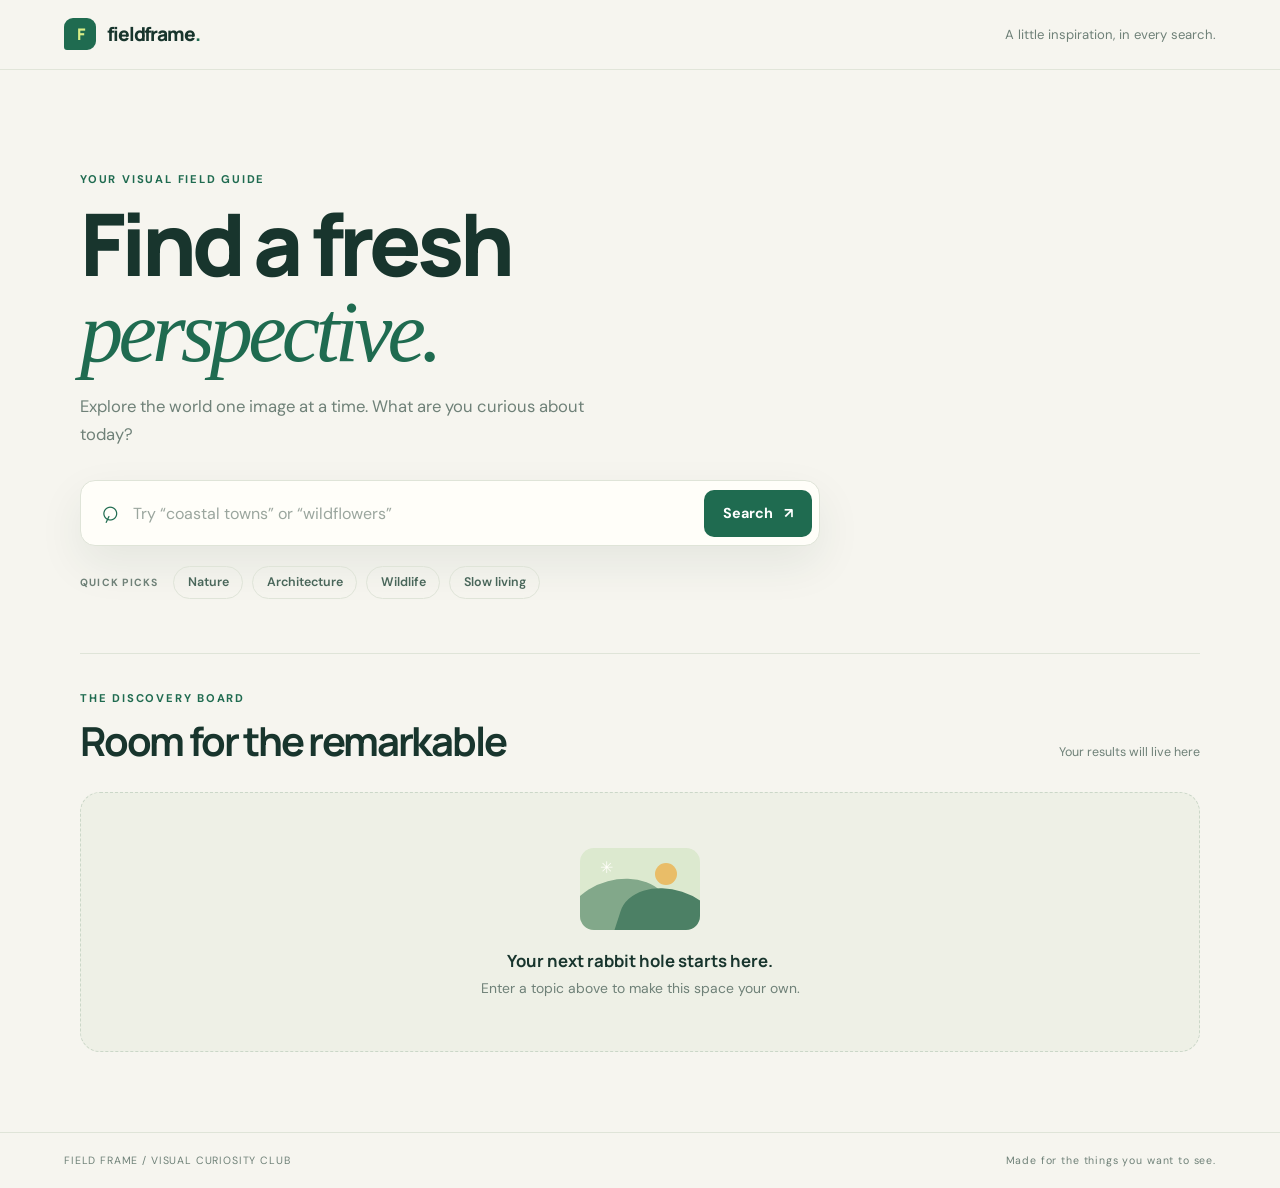
<file: index.html>
<!DOCTYPE html>
<html lang="en">
<head>
  <meta charset="UTF-8">
  <meta name="viewport" content="width=device-width, initial-scale=1.0">
  <meta name="description" content="Fieldframe is a clean starting point for exploring images by topic.">
  <title>Fieldframe — Find your visual inspiration</title>
  <link rel="stylesheet" href="styles.css">
</head>
<body>
  <header class="site-header" id="site-header">
    <a class="brand" href="#" aria-label="Fieldframe home">
      <span class="brand-mark" aria-hidden="true">F</span>
      <span>fieldframe<span class="brand-period">.</span></span>
    </a>
    <span class="header-note">A little inspiration, in every search.</span>
  </header>

  <main class="page-shell">
    <section class="intro" aria-labelledby="page-title">
      <p class="eyebrow">YOUR VISUAL FIELD GUIDE</p>
      <h1 id="page-title">Find a fresh <span>perspective.</span></h1>
      <p class="intro-copy">Explore the world one image at a time. What are you curious about today?</p>

      <form class="search-form" id="search-form">
        <label for="search-input" class="visually-hidden">Search for images</label>
        <span class="search-icon" aria-hidden="true">⌕</span>
        <input
          type="search"
          id="search-input"
          name="query"
          placeholder="Try “coastal towns” or “wildflowers”"
          autocomplete="off"
        >
        <button type="submit" id="search-button">Search <span aria-hidden="true">↗</span></button>
      </form>

      <div class="quick-picks" aria-label="Suggested search topics">
        <span class="quick-picks-label">QUICK PICKS</span>
        <button class="chip" type="button">Nature</button>
        <button class="chip" type="button">Architecture</button>
        <button class="chip" type="button">Wildlife</button>
        <button class="chip" type="button">Slow living</button>
      </div>
    </section>

    <section class="results-section" aria-labelledby="results-heading">
      <div class="results-heading-row">
        <div>
          <p class="eyebrow">THE DISCOVERY BOARD</p>
          <h2 id="results-heading">Room for the remarkable</h2>
        </div>
        <span class="result-count" id="result-count" aria-live="polite">Your results will live here</span>
      </div>

      <div class="empty-state" id="empty-state">
        <div class="empty-art" aria-hidden="true">
          <span class="sun"></span>
          <span class="hill hill-one"></span>
          <span class="hill hill-two"></span>
          <span class="tiny-star">✳</span>
        </div>
        <p class="empty-title" id="empty-title">Your next rabbit hole starts here.</p>
        <p class="empty-copy" id="empty-copy">Enter a topic above to make this space your own.</p>
      </div>

      <div class="results-grid" id="results" aria-live="polite" aria-label="Image search results"></div>
    </section>
  </main>

  <footer class="site-footer">
    <span>FIELD FRAME / VISUAL CURIOSITY CLUB</span>
    <span>Made for the things you want to see.</span>
  </footer>

  <script src="script.js"></script>
</body>
</html>
</file>
<file: styles.css>
@import url('https://fonts.googleapis.com/css2?family=DM+Sans:wght@400;500;600;700&family=Manrope:wght@400;500;600;700;800&display=swap');

:root {
  color-scheme: light;
  --ink: #18352d;
  --muted: #6f8178;
  --paper: #f6f5ef;
  --surface: #fffef9;
  --green: #1f6b50;
  --green-dark: #174b3a;
  --lime: #d9ee87;
  --line: #dfe4d8;
  --shadow: 0 18px 45px rgba(31, 65, 49, 0.08);
}

* { box-sizing: border-box; }
html { scroll-behavior: smooth; }

body {
  min-height: 100vh;
  margin: 0;
  background: var(--paper);
  color: var(--ink);
  font-family: 'DM Sans', sans-serif;
}

.site-header {
  position: sticky;
  top: 0;
  z-index: 10;
  display: flex;
  align-items: center;
  justify-content: space-between;
  gap: 1rem;
  padding: 1.15rem clamp(1.2rem, 5vw, 5rem);
  background: rgba(246, 245, 239, 0.92);
  border-bottom: 1px solid rgba(223, 228, 216, 0.9);
  backdrop-filter: blur(14px);
}

.brand {
  display: inline-flex;
  align-items: center;
  gap: 0.7rem;
  color: var(--ink);
  font: 800 1.2rem 'Manrope', sans-serif;
  letter-spacing: -0.06em;
  text-decoration: none;
}

.brand-mark {
  display: grid;
  width: 2rem;
  height: 2rem;
  place-items: center;
  border-radius: 9px 9px 9px 3px;
  background: var(--green);
  color: var(--lime);
  font-size: 1rem;
  letter-spacing: -0.08em;
}

.brand-period { color: var(--green); }
.header-note { color: var(--muted); font-size: 0.82rem; }

.page-shell { width: min(1120px, calc(100% - 2.5rem)); margin: 0 auto; }
.intro { max-width: 850px; padding: clamp(3.6rem, 8vw, 6.5rem) 0 3.4rem; }

.eyebrow {
  margin: 0 0 0.9rem;
  color: var(--green);
  font-size: 0.7rem;
  font-weight: 700;
  letter-spacing: 0.16em;
}

h1, h2, p { margin-top: 0; }
h1, h2 { font-family: 'Manrope', sans-serif; letter-spacing: -0.055em; }

h1 {
  max-width: 760px;
  margin-bottom: 1rem;
  font-size: clamp(2.7rem, 7vw, 5.4rem);
  font-weight: 800;
  line-height: 0.99;
}

h1 span { color: var(--green); font-family: Georgia, serif; font-style: italic; font-weight: 500; }

.intro-copy {
  max-width: 530px;
  margin-bottom: 2rem;
  color: var(--muted);
  font-size: 1.04rem;
  line-height: 1.7;
}

.search-form {
  display: flex;
  align-items: center;
  gap: 0.7rem;
  width: min(740px, 100%);
  padding: 0.45rem;
  border: 1px solid var(--line);
  border-radius: 15px;
  background: var(--surface);
  box-shadow: var(--shadow);
}

.search-icon { padding-left: 0.75rem; color: var(--green); font-size: 1.9rem; line-height: 1; transform: rotate(-20deg); }

.search-form input {
  min-width: 0;
  flex: 1;
  padding: 0.9rem 0.25rem;
  border: 0;
  outline: none;
  background: transparent;
  color: var(--ink);
  font: inherit;
}

.search-form input::placeholder { color: #9ba69e; }
.search-form:focus-within { border-color: var(--green); box-shadow: 0 0 0 3px rgba(31, 107, 80, 0.12), var(--shadow); }

.search-form button {
  display: inline-flex;
  flex-shrink: 0;
  align-items: center;
  gap: 0.65rem;
  padding: 0.9rem 1.2rem;
  border: 0;
  border-radius: 10px;
  background: var(--green);
  color: white;
  cursor: pointer;
  font: 700 0.9rem 'DM Sans', sans-serif;
  transition: background 160ms ease, transform 160ms ease;
}

.search-form button:hover { background: var(--green-dark); transform: translateY(-1px); }

.quick-picks { display: flex; align-items: center; flex-wrap: wrap; gap: 0.55rem; margin-top: 1.2rem; }
.quick-picks-label { margin-right: 0.35rem; color: var(--muted); font-size: 0.65rem; font-weight: 700; letter-spacing: 0.12em; }

.chip {
  padding: 0.48rem 0.85rem;
  border: 1px solid var(--line);
  border-radius: 999px;
  background: transparent;
  color: #49665a;
  cursor: pointer;
  font: 600 0.78rem 'DM Sans', sans-serif;
  transition: background 160ms ease, border-color 160ms ease;
}

.chip:hover { border-color: var(--green); background: #eaf0df; }

.results-section { padding: 2.3rem 0 5rem; border-top: 1px solid var(--line); }
.results-heading-row { display: flex; align-items: end; justify-content: space-between; gap: 1.5rem; margin-bottom: 1.8rem; }
h2 { margin-bottom: 0; font-size: clamp(1.6rem, 3.5vw, 2.5rem); line-height: 1.1; }
.result-count { padding-bottom: 0.2rem; color: var(--muted); font-size: 0.78rem; }

.empty-state {
  display: flex;
  min-height: 260px;
  flex-direction: column;
  align-items: center;
  justify-content: center;
  padding: 2rem 1rem;
  overflow: hidden;
  border: 1px dashed #cbd7c8;
  border-radius: 20px;
  background: #eef0e6;
  text-align: center;
}

.empty-art { position: relative; width: 120px; height: 82px; margin-bottom: 1.2rem; overflow: hidden; border-radius: 14px; background: #dce9cf; }
.sun { position: absolute; top: 15px; right: 23px; width: 22px; height: 22px; border-radius: 50%; background: #e9bd68; }
.hill { position: absolute; bottom: -25px; width: 105px; height: 75px; border-radius: 50% 50% 0 0; }
.hill-one { left: -15px; background: #82a88a; transform: rotate(-15deg); }
.hill-two { right: -23px; bottom: -35px; background: #4c8065; transform: rotate(18deg); }
.tiny-star { position: absolute; top: 9px; left: 20px; color: #fffef9; font-size: 1rem; }
.empty-title { margin-bottom: 0.45rem; font: 700 1.05rem 'Manrope', sans-serif; }
.empty-copy { margin-bottom: 0; color: var(--muted); font-size: 0.87rem; }

.results-grid { display: grid; grid-template-columns: repeat(auto-fill, minmax(min(220px, 100%), 1fr)); gap: 1rem; }

.image-card {
  overflow: hidden;
  border: 1px solid var(--line);
  border-radius: 15px;
  background: var(--surface);
  box-shadow: 0 8px 22px rgba(31, 65, 49, 0.05);
}

.image-card-link { display: block; overflow: hidden; background: #dce9cf; aspect-ratio: 4 / 3; }
.image-card img { display: block; width: 100%; height: 100%; object-fit: cover; transition: transform 220ms ease; }
.image-card-link:hover img, .image-card-link:focus-visible img { transform: scale(1.035); }
.image-caption { margin: 0; padding: 0.85rem 0.95rem 0.95rem; overflow: hidden; color: var(--ink); font-size: 0.86rem; font-weight: 600; line-height: 1.35; text-overflow: ellipsis; white-space: nowrap; }

.site-footer { display: flex; justify-content: space-between; gap: 1rem; padding: 1.3rem clamp(1.2rem, 5vw, 5rem); border-top: 1px solid var(--line); color: var(--muted); font-size: 0.66rem; letter-spacing: 0.08em; }

.visually-hidden { position: absolute; width: 1px; height: 1px; padding: 0; margin: -1px; overflow: hidden; clip: rect(0, 0, 0, 0); white-space: nowrap; border: 0; }

@media (max-width: 620px) {
  .site-header { padding-block: 0.9rem; }
  .header-note { max-width: 120px; text-align: right; font-size: 0.72rem; }
  .intro { padding-top: 3.5rem; }
  .search-form { gap: 0.35rem; }
  .search-icon { padding-left: 0.35rem; }
  .search-form button { padding: 0.85rem 0.9rem; }
  .results-heading-row { align-items: start; flex-direction: column; gap: 0.65rem; }
  .site-footer { flex-direction: column; gap: 0.45rem; }
}
</file>
